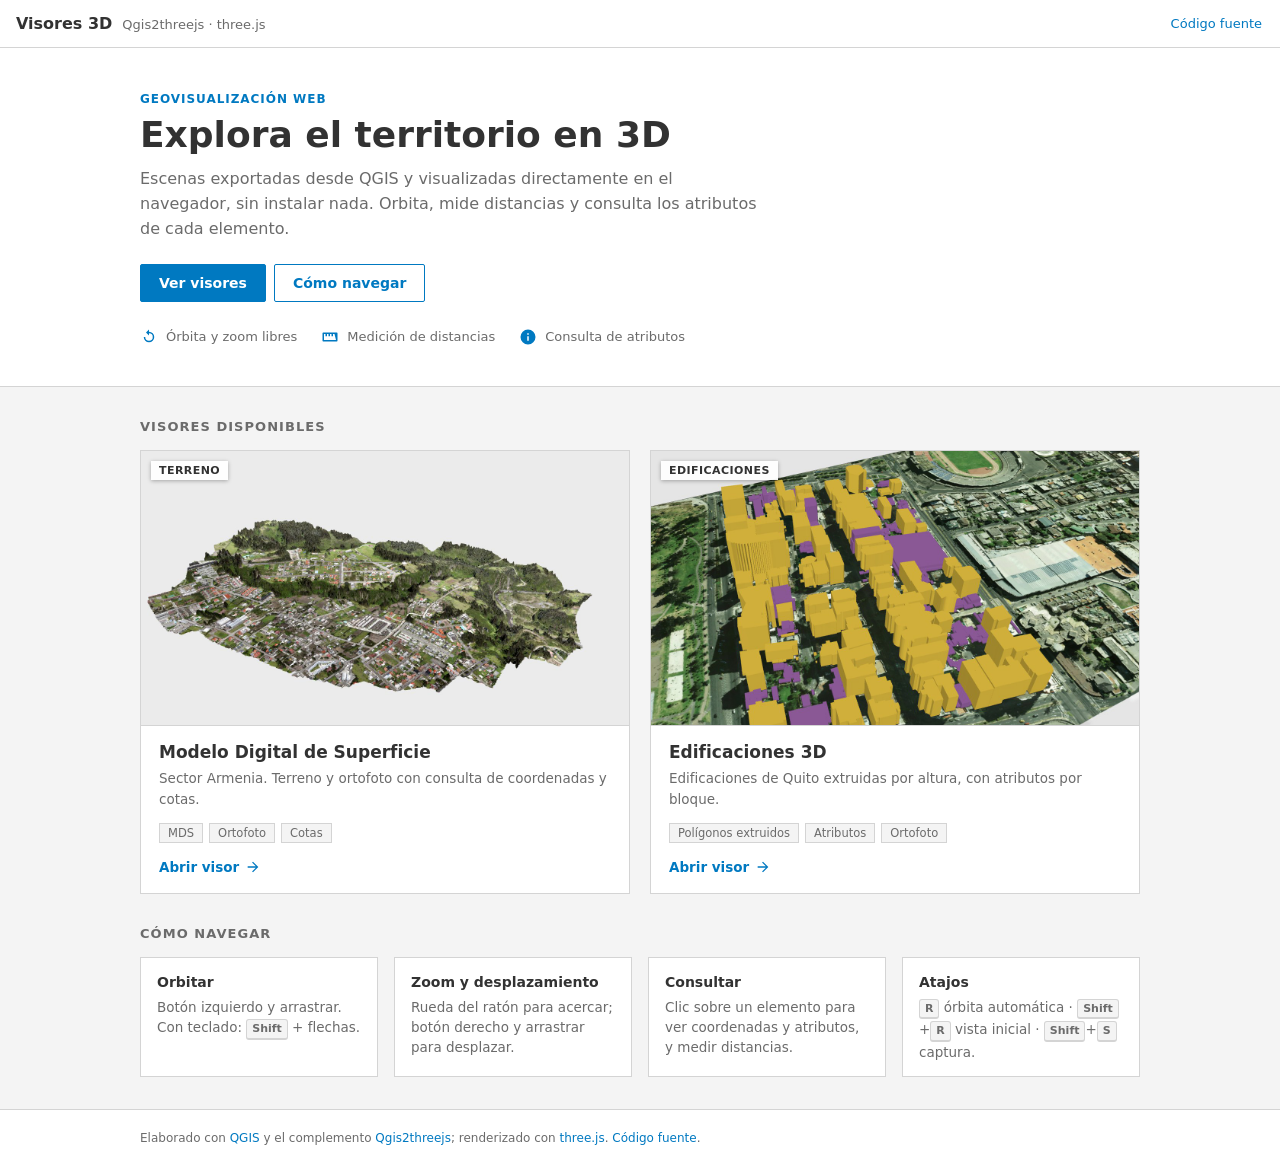
<file: index.html>
<!DOCTYPE html>
<html lang="es">
<head>
<meta charset="UTF-8">
<title>Visores 3D · Qgis2threejs</title>
<meta name="description" content="Visores 3D web del sector Armenia y de las edificaciones de Quito.">
<meta name="viewport" content="width=device-width, initial-scale=1">
<meta name="theme-color" content="#ffffff">
<link rel="icon" href="data:,">
<link rel="stylesheet" href="./shared/theme.css">
<style>
  body { overflow-y: auto; background: var(--surface-2); }
  .appbar { position: sticky; padding-left: 16px; }
  .appbar-titles h1 { font-size: 16px; }
  .appbar-actions a {
    display: inline-flex; align-items: center; height: 36px; padding: 0 10px;
    color: var(--blue); font-size: 13px; text-decoration: none;
  }
  .appbar-actions a:hover { background: var(--blue-tint); }

  .hero { background: var(--surface); border-bottom: 1px solid var(--border); }
  .hero-in { max-width: 1040px; margin: 0 auto; padding: 44px 20px 40px; }
  .eyebrow { margin: 0 0 8px; font-size: 12px; font-weight: 600; letter-spacing: .08em; text-transform: uppercase; color: var(--blue); }
  .hero h2 { margin: 0 0 12px; font-size: clamp(26px, 4vw, 36px); line-height: 1.15; font-weight: 600; }
  .hero p.lead { margin: 0 0 22px; max-width: 620px; font-size: 16px; line-height: 1.55; color: var(--text-muted); }
  .btn {
    display: inline-block; padding: 10px 18px; border: 1px solid var(--blue);
    background: var(--blue); color: #fff; font-size: 14px; font-weight: 600; text-decoration: none;
    border-radius: var(--radius); transition: background .15s;
  }
  .btn:hover, .btn:focus-visible { background: var(--blue-hover); outline: none; }
  .btn.ghost { background: transparent; color: var(--blue); margin-left: 8px; }
  .btn.ghost:hover { background: var(--blue-tint); }

  .features { display: flex; flex-wrap: wrap; gap: 8px 24px; margin: 26px 0 0; padding: 0; list-style: none; font-size: 13px; color: var(--text-muted); }
  .features li { display: flex; align-items: center; gap: 8px; }
  .features svg { width: 18px; height: 18px; fill: var(--blue); flex: none; }

  main { max-width: 1040px; margin: 0 auto; padding: 32px 20px 24px; }
  main h2.section { margin: 0 0 16px; font-size: 13px; font-weight: 600; letter-spacing: .08em; text-transform: uppercase; color: var(--text-muted); }

  .grid { display: grid; grid-template-columns: repeat(auto-fit, minmax(320px, 1fr)); gap: 20px; }

  .card {
    position: relative; display: flex; flex-direction: column;
    background: var(--surface); border: 1px solid var(--border);
    color: inherit; text-decoration: none; overflow: hidden;
    transition: box-shadow .15s, border-color .15s, transform .15s;
  }
  .card:hover, .card:focus-visible { border-color: var(--blue); box-shadow: 0 4px 14px rgba(0,0,0,.18); transform: translateY(-2px); outline: none; }
  .card .thumb { position: relative; overflow: hidden; background: var(--surface-3); border-bottom: 1px solid var(--border); }
  .card img { display: block; width: 100%; aspect-ratio: 16 / 9; object-fit: cover; transition: transform .35s; }
  .card:hover img { transform: scale(1.04); }
  .badge {
    position: absolute; top: 10px; left: 10px; padding: 3px 8px;
    background: rgba(255,255,255,.94); color: var(--text); font-size: 11px; font-weight: 600;
    letter-spacing: .04em; box-shadow: var(--shadow);
  }
  .card-body { display: flex; flex-direction: column; flex: 1; padding: 16px 18px 18px; }
  .card h3 { margin: 0 0 6px; font-size: 17px; font-weight: 600; }
  .card p { margin: 0 0 14px; font-size: 13.5px; line-height: 1.5; color: var(--text-muted); }
  .tags { display: flex; flex-wrap: wrap; gap: 6px; margin: 0 0 16px; padding: 0; list-style: none; }
  .tags li { padding: 2px 8px; background: var(--surface-2); border: 1px solid var(--border); font-size: 11.5px; color: var(--text-muted); }
  .card .open { margin-top: auto; display: inline-flex; align-items: center; gap: 6px; color: var(--blue); font-size: 13.5px; font-weight: 600; }
  .card .open svg { width: 16px; height: 16px; fill: currentColor; transition: transform .15s; }
  .card:hover .open svg { transform: translateX(4px); }

  .howto { max-width: 1040px; margin: 0 auto; padding: 8px 20px 32px; }
  .howto h2 { margin: 0 0 16px; font-size: 13px; font-weight: 600; letter-spacing: .08em; text-transform: uppercase; color: var(--text-muted); }
  .steps { display: grid; grid-template-columns: repeat(auto-fit, minmax(220px, 1fr)); gap: 16px; }
  .step { background: var(--surface); border: 1px solid var(--border); padding: 14px 16px; font-size: 13.5px; line-height: 1.5; color: var(--text-muted); }
  .step b { display: block; margin-bottom: 4px; color: var(--text); font-size: 14px; }
  kbd { display: inline-block; padding: 0 5px; border: 1px solid var(--border); border-bottom-width: 2px; border-radius: 3px; background: var(--surface-2); font: 600 11px/1.6 var(--font); }

  footer { border-top: 1px solid var(--border); background: var(--surface); }
  footer div { max-width: 1040px; margin: 0 auto; padding: 18px 20px; font-size: 12px; color: var(--text-muted); line-height: 1.7; }
  footer a { color: var(--blue); text-decoration: none; }
  footer a:hover { text-decoration: underline; }

  @media (max-width: 560px) {
    .hero-in { padding: 28px 16px; }
    .btn.ghost { margin: 8px 0 0; }
    main, .howto { padding-left: 16px; padding-right: 16px; }
    .grid { grid-template-columns: 1fr; }
    .appbar-actions { display: none; }
  }
</style>
</head>
<body>

<header class="appbar">
  <div class="appbar-brand">
    <div class="appbar-titles">
      <h1>Visores 3D</h1>
      <p>Qgis2threejs · three.js</p>
    </div>
  </div>
  <nav class="appbar-actions">
    <a href="https://github.com/faustoaguanor/visor-3d-qgis2threejs">Código fuente</a>
  </nav>
</header>

<section class="hero">
  <div class="hero-in">
    <p class="eyebrow">Geovisualización web</p>
    <h2>Explora el territorio en 3D</h2>
    <p class="lead">Escenas exportadas desde QGIS y visualizadas directamente en el navegador, sin instalar nada. Orbita, mide distancias y consulta los atributos de cada elemento.</p>
    <a class="btn" href="#visores">Ver visores</a><a class="btn ghost" href="#guia">Cómo navegar</a>
    <ul class="features">
      <li><svg viewBox="0 0 24 24"><path d="M12 5V2L8 6l4 4V7a5 5 0 1 1-5 5H5a7 7 0 1 0 7-7z"/></svg>Órbita y zoom libres</li>
      <li><svg viewBox="0 0 24 24"><path d="M21 6H3a1 1 0 0 0-1 1v10a1 1 0 0 0 1 1h18a1 1 0 0 0 1-1V7a1 1 0 0 0-1-1zm-1 10H4V8h2v3h2V8h2v3h2V8h2v3h2V8h2z"/></svg>Medición de distancias</li>
      <li><svg viewBox="0 0 24 24"><path d="M12 2a10 10 0 1 0 0 20 10 10 0 0 0 0-20zm1 15h-2v-6h2zm0-8h-2V7h2z"/></svg>Consulta de atributos</li>
    </ul>
  </div>
</section>

<main id="visores">
  <h2 class="section">Visores disponibles</h2>
  <div class="grid">
    <a class="card" href="armenia/">
      <div class="thumb">
        <img src="shared/thumbs/armenia.jpg" alt="Vista previa del Modelo Digital de Superficie del sector Armenia" loading="lazy">
        <span class="badge">TERRENO</span>
      </div>
      <div class="card-body">
        <h3>Modelo Digital de Superficie</h3>
        <p>Sector Armenia. Terreno y ortofoto con consulta de coordenadas y cotas.</p>
        <ul class="tags"><li>MDS</li><li>Ortofoto</li><li>Cotas</li></ul>
        <span class="open">Abrir visor <svg viewBox="0 0 24 24"><path d="M12 4l-1.4 1.4 5.6 5.6H4v2h12.2l-5.6 5.6L12 20l8-8z"/></svg></span>
      </div>
    </a>
    <a class="card" href="quito-edificaciones/">
      <div class="thumb">
        <img src="shared/thumbs/quito.jpg" alt="Vista previa de las edificaciones 3D de Quito" loading="lazy">
        <span class="badge">EDIFICACIONES</span>
      </div>
      <div class="card-body">
        <h3>Edificaciones 3D</h3>
        <p>Edificaciones de Quito extruidas por altura, con atributos por bloque.</p>
        <ul class="tags"><li>Polígonos extruidos</li><li>Atributos</li><li>Ortofoto</li></ul>
        <span class="open">Abrir visor <svg viewBox="0 0 24 24"><path d="M12 4l-1.4 1.4 5.6 5.6H4v2h12.2l-5.6 5.6L12 20l8-8z"/></svg></span>
      </div>
    </a>
  </div>
</main>

<section class="howto" id="guia">
  <h2>Cómo navegar</h2>
  <div class="steps">
    <div class="step"><b>Orbitar</b>Botón izquierdo y arrastrar. Con teclado: <kbd>Shift</kbd> + flechas.</div>
    <div class="step"><b>Zoom y desplazamiento</b>Rueda del ratón para acercar; botón derecho y arrastrar para desplazar.</div>
    <div class="step"><b>Consultar</b>Clic sobre un elemento para ver coordenadas y atributos, y medir distancias.</div>
    <div class="step"><b>Atajos</b><kbd>R</kbd> órbita automática · <kbd>Shift</kbd>+<kbd>R</kbd> vista inicial · <kbd>Shift</kbd>+<kbd>S</kbd> captura.</div>
  </div>
</section>

<footer>
  <div>
    Elaborado con <a href="https://www.qgis.org/">QGIS</a> y el complemento <a href="https://github.com/minorua/Qgis2threejs">Qgis2threejs</a>; renderizado con <a href="https://threejs.org/">three.js</a>.
    <a href="https://github.com/faustoaguanor/visor-3d-qgis2threejs">Código fuente</a>.
  </div>
</footer>

</body>
</html>
</file>
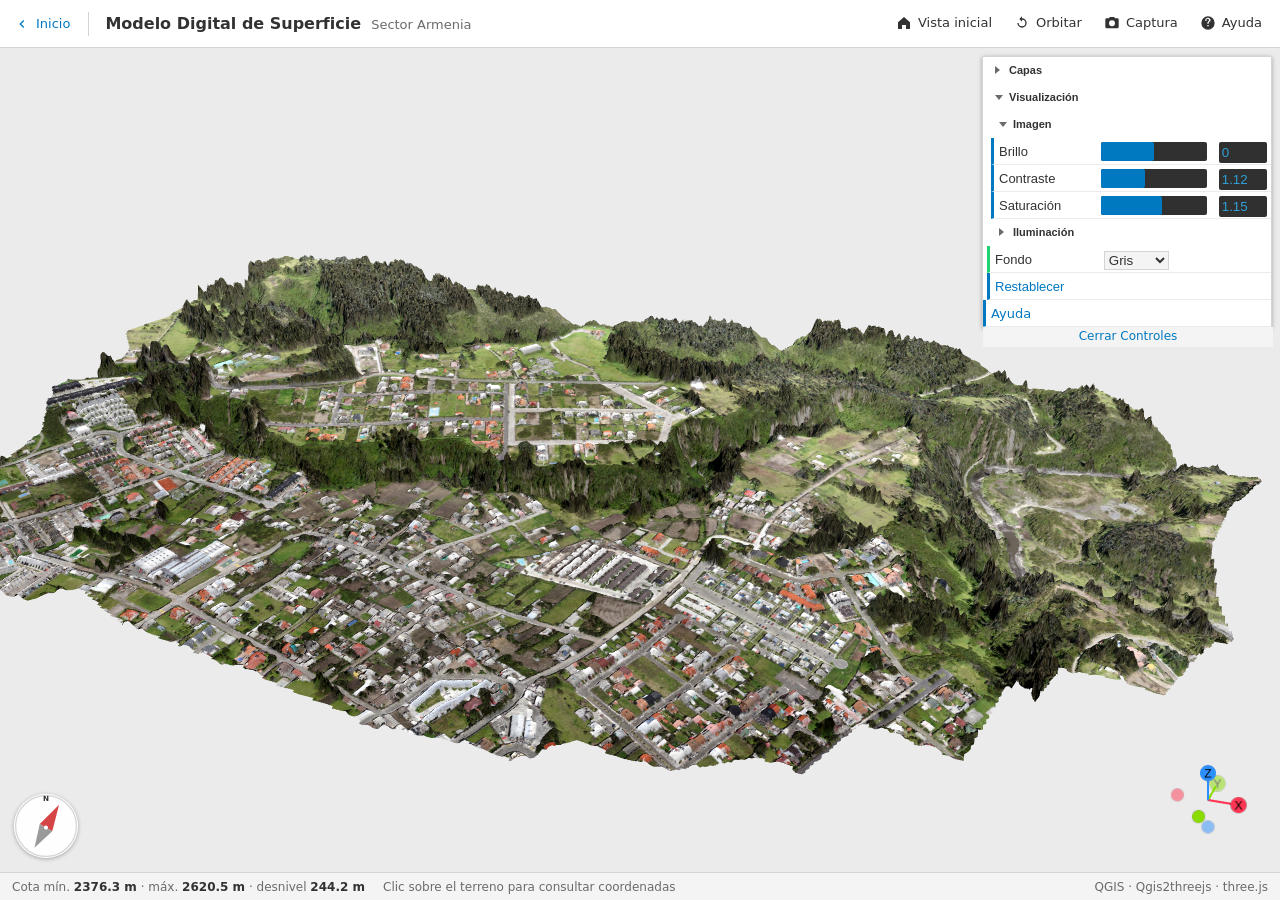
<file: armenia/index.html>
<!DOCTYPE html>
<html lang="es">
<head>
<meta charset="UTF-8">
<title>Modelo Digital de Superficie · Visor 3D</title>
<meta name="description" content="Visor 3D interactivo del Modelo Digital de Superficie del sector Armenia.">
<meta name="viewport" content="width=device-width, user-scalable=no, minimum-scale=1.0, maximum-scale=1.0">
<meta name="theme-color" content="#ffffff">
<link rel="icon" href="data:,">
<base target="_blank">
<link rel="stylesheet" href="../shared/theme.css">
<link rel="stylesheet" href="../shared/viewer.css">
<script src="./threejs/three.min.js"></script>
<script src="./threejs/OrbitControls.js"></script>
<script src="./threejs/ViewHelper.js"></script>
<script src="./Qgis2threejs.js"></script>
<script src="./dat-gui/dat.gui.min.js"></script>
<script src="./dat-gui_panel.js"></script>
<script src="../shared/viewer.js"></script>
</head>
<body>

<header class="appbar">
  <div class="appbar-brand">
    <a class="appbar-home" href="../" target="_self" title="Volver al inicio">
      <svg viewBox="0 0 24 24"><path d="M15.4 7.4 14 6l-6 6 6 6 1.4-1.4L10.8 12z"/></svg><span>Inicio</span>
    </a>
    <span class="appbar-sep" aria-hidden="true"></span>
    <div class="appbar-titles">
      <h1>Modelo Digital de Superficie</h1>
      <p>Sector Armenia</p>
    </div>
  </div>
  <nav class="appbar-actions">
    <button type="button" id="btn-home" class="appbar-btn" title="Vista inicial (Shift + R)">
      <svg viewBox="0 0 24 24"><path d="M3 11 12 3l9 8v10h-6v-6H9v6H3z"/></svg><span>Vista inicial</span>
    </button>
    <button type="button" id="btn-rotate" class="appbar-btn" title="Orbitar automáticamente (R)">
      <svg viewBox="0 0 24 24"><path d="M12 5V2L8 6l4 4V7a5 5 0 1 1-5 5H5a7 7 0 1 0 7-7z"/></svg><span>Orbitar</span>
    </button>
    <button type="button" id="btn-shot" class="appbar-btn" title="Guardar imagen (Shift + S)">
      <svg viewBox="0 0 24 24"><path d="M9 3 7.2 5H4a2 2 0 0 0-2 2v11a2 2 0 0 0 2 2h16a2 2 0 0 0 2-2V7a2 2 0 0 0-2-2h-3.2L15 3zm3 5a4.5 4.5 0 1 1 0 9 4.5 4.5 0 0 1 0-9z"/></svg><span>Captura</span>
    </button>
    <button type="button" id="btn-help" class="appbar-btn" title="Ayuda (I)">
      <svg viewBox="0 0 24 24"><path d="M12 2a10 10 0 1 0 0 20 10 10 0 0 0 0-20zm1 15h-2v-2h2zm2.1-7.7-.9.9c-.7.7-1.2 1.3-1.2 2.8h-2v-.5c0-1.1.5-2.1 1.2-2.8l1.2-1.3A2 2 0 1 0 10 9H8a4 4 0 1 1 7.1 1.3z"/></svg><span>Ayuda</span>
    </button>
  </nav>
</header>

<div id="view">
  <div id="northarrow"></div>
  <div id="navigation"></div>
</div>

<footer class="statusbar">
  <span id="stat-elev" class="stat"></span>
  <span class="stat stat-hint">Clic sobre el terreno para consultar coordenadas</span>
  <span class="stat stat-credits">QGIS · Qgis2threejs · three.js</span>
</footer>

<div id="loader">
  <div class="loader-card">
    <div class="loader-spinner"></div>
    <div class="loader-text">Cargando modelo 3D…</div>
  </div>
</div>

<!-- popup -->
<div id="popup">
  <div id="closebtn">&times;</div>
  <div id="popupbar"></div>
  <div id="popupbody">
    <div id="popupcontent"></div>

    <!-- query result -->
    <div id="queryresult">
      <table id="qr_coords_table">
        <caption>Coordenadas (X, Y, Z)<div id="zoomtopoint" class="action-zoom zoombtn"></div></caption>
        <tr><td id="qr_coords"></td></tr>
      </table>

      <table id="qr_layername_table">
        <caption>Capa <div id="zoomtolayer" class="action-zoom zoombtn"></div></caption>
        <tr><td id="qr_layername"></td></tr>
      </table>

      <table id="qr_attrs_table">
        <caption>Atributos</caption>
      </table>

      <!-- camera actions and measure tool -->
      <div class="action-row">
        <div id="orbitbtn" class="action-btn action-orbit">Orbitar</div>
        <div id="measurebtn" class="action-btn">Medir distancia</div>
      </div>
    </div>

    <!-- page info -->
    <div id="pageinfo">
      <h1>URL de la vista actual</h1>
      <div><input id="urlbox" type="text" readonly></div>

      <h1>Navegación</h1>
      <table id="usage">
        <tr><td colspan="2" class="star">Ratón</td></tr>
        <tr><td>Botón izquierdo + arrastrar</td><td>Orbitar</td></tr>
        <tr><td>Rueda del ratón</td><td>Zoom</td></tr>
        <tr><td>Botón derecho + arrastrar</td><td>Desplazar</td></tr>

        <tr><td colspan="2" class="star">Teclado</td></tr>
        <tr><td>Flechas</td><td>Desplazar horizontalmente</td></tr>
        <tr><td>Shift + flechas</td><td>Orbitar</td></tr>
        <tr><td>Ctrl + flechas</td><td>Rotar</td></tr>
        <tr><td>Shift + Ctrl + ↑ / ↓</td><td>Acercar / alejar</td></tr>
        <tr><td><kbd>L</kbd></td><td>Mostrar / ocultar etiquetas</td></tr>
        <tr><td><kbd>R</kbd></td><td>Iniciar / detener órbita</td></tr>
        <tr><td><kbd>W</kbd></td><td>Modo malla (wireframe)</td></tr>
        <tr><td><kbd>Shift</kbd> + <kbd>R</kbd></td><td>Restablecer cámara</td></tr>
        <tr><td><kbd>Shift</kbd> + <kbd>S</kbd></td><td>Guardar imagen</td></tr>
      </table>

      <h1>Acerca de</h1>
      <div id="about">
        Esta página fue elaborada con <a href="https://www.qgis.org/">QGIS</a> y el complemento <a href="https://github.com/minorua/Qgis2threejs">Qgis2threejs</a> (versión 2.7).
        <div>Desarrollado con <a href="https://threejs.org/">three.js</a>,
        <a href="https://github.com/dataarts/dat.gui">dat.GUI</a>
        <span id="lib_proj4js"> y <a href="https://trac.osgeo.org/proj4js/">Proj4js</a></span>.</div>
      </div>
    </div>
  </div>
</div>

<!-- progress bar -->
<div id="progress"><div id="progressbar"></div></div>

<!-- header and footer -->
<div id="header"></div>
<div id="footer"></div>

<!-- animation -->
<div id="narrativebox" class="ef1">
  <div id="narbody">

  </div>
  <div id="nextbtn"></div>
</div>

<script>
Q3D.Config.bgColor = null;    // lienzo transparente; el fondo lo dibuja el CSS
Q3D.Config.northArrow.color = 0xd64545;
Q3D.Config.viewpoint = {lookAt:{x:504152.7,y:9971200.0,z:2470.0},pos:{x:504560.0,y:9969880.0,z:3360.0}};
Q3D.Config.localMode = true;

var container = document.getElementById("view"),
    app = Q3D.application,
    gui = Q3D.gui;

app.init(container);
ViewerUI.initAppbar(app, gui);
ViewerUI.initCompass(app);

app.loadSceneFile("./data/index/scene.js", function (scene) {
  app.start();
  gui.dat.initLayersFolder(scene);
}, function (scene) {
  var r = ViewerUI.elevationRange(scene);
  if (r) {
    document.getElementById("stat-elev").innerHTML =
      "Cota mín. <b>" + r.min.toFixed(1) + " m</b> · máx. <b>" + r.max.toFixed(1) + " m</b> · desnivel <b>" + (r.max - r.min).toFixed(1) + " m</b>";
  }

  ViewerUI.hideLoaderWhenReady(app, scene);

  if (Q3D.Config.gui.customPlane) {
    gui.dat.initCustomPlaneFolder(undefined, undefined);
  }
});
</script>
</body>
</html>
</file>
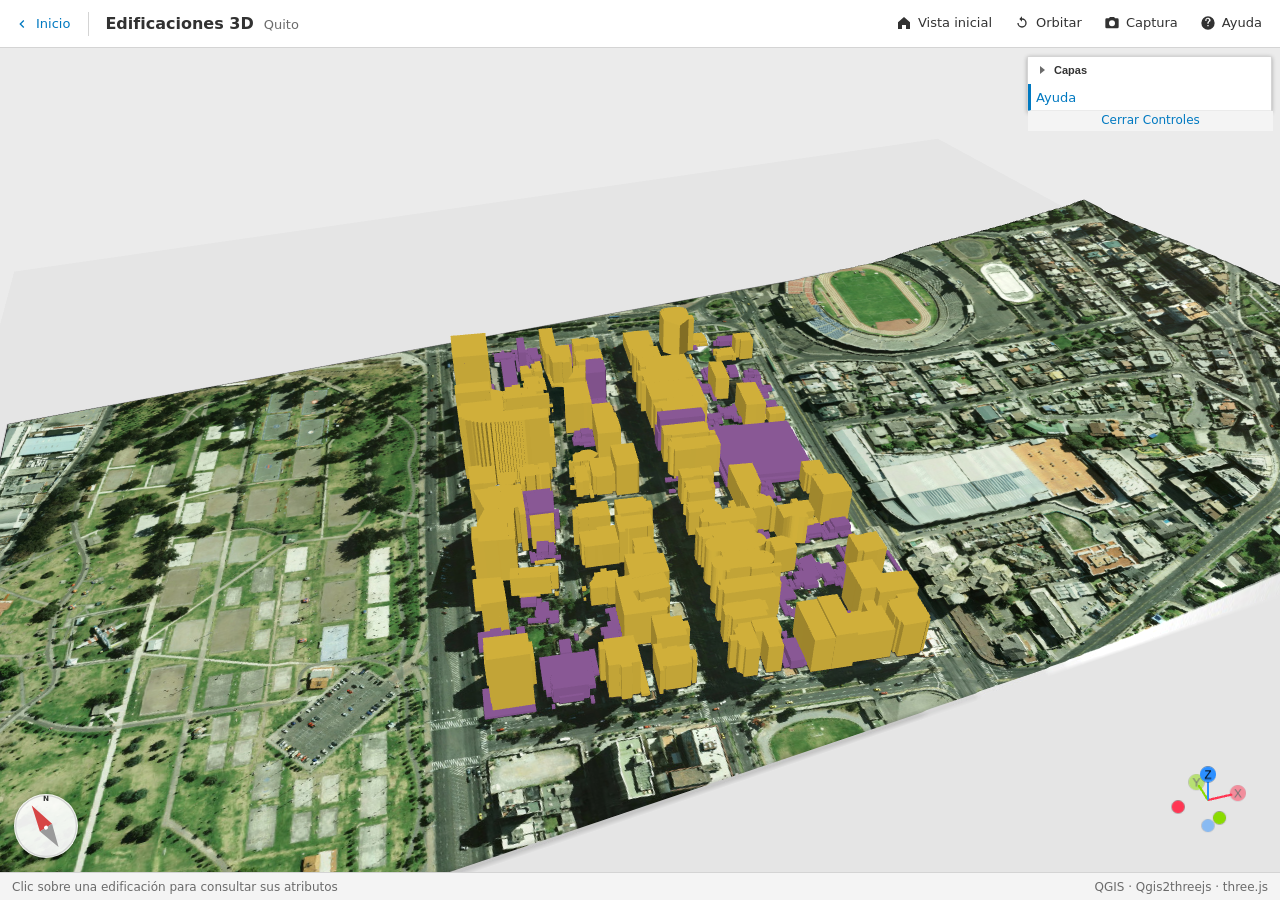
<file: quito-edificaciones/index.html>
<!DOCTYPE html>
<html lang="es">
<head>
<meta charset="UTF-8">
<title>Edificaciones 3D · Visor 3D</title>
<meta name="description" content="Visor 3D interactivo de las edificaciones de Quito.">
<meta name="viewport" content="width=device-width, user-scalable=no, minimum-scale=1.0, maximum-scale=1.0">
<meta name="theme-color" content="#ffffff">
<link rel="icon" href="data:,">
<base target="_blank">
<link rel="stylesheet" href="../shared/theme.css">
<link rel="stylesheet" href="../shared/viewer.css">
<script src="./threejs/three.min.js"></script>
<script src="./threejs/OrbitControls.js"></script>
<script src="./threejs/ViewHelper.js"></script>
<script src="./Qgis2threejs.js"></script>
<script src="./dat-gui/dat.gui.min.js"></script>
<script src="./dat-gui_panel.js"></script>
<script src="../shared/viewer.js"></script>
</head>
<body>

<header class="appbar">
  <div class="appbar-brand">
    <a class="appbar-home" href="../" target="_self" title="Volver al inicio">
      <svg viewBox="0 0 24 24"><path d="M15.4 7.4 14 6l-6 6 6 6 1.4-1.4L10.8 12z"/></svg><span>Inicio</span>
    </a>
    <span class="appbar-sep" aria-hidden="true"></span>
    <div class="appbar-titles">
      <h1>Edificaciones 3D</h1>
      <p>Quito</p>
    </div>
  </div>
  <nav class="appbar-actions">
    <button type="button" id="btn-home" class="appbar-btn" title="Vista inicial (Shift + R)">
      <svg viewBox="0 0 24 24"><path d="M3 11 12 3l9 8v10h-6v-6H9v6H3z"/></svg><span>Vista inicial</span>
    </button>
    <button type="button" id="btn-rotate" class="appbar-btn" title="Orbitar automáticamente (R)">
      <svg viewBox="0 0 24 24"><path d="M12 5V2L8 6l4 4V7a5 5 0 1 1-5 5H5a7 7 0 1 0 7-7z"/></svg><span>Orbitar</span>
    </button>
    <button type="button" id="btn-shot" class="appbar-btn" title="Guardar imagen (Shift + S)">
      <svg viewBox="0 0 24 24"><path d="M9 3 7.2 5H4a2 2 0 0 0-2 2v11a2 2 0 0 0 2 2h16a2 2 0 0 0 2-2V7a2 2 0 0 0-2-2h-3.2L15 3zm3 5a4.5 4.5 0 1 1 0 9 4.5 4.5 0 0 1 0-9z"/></svg><span>Captura</span>
    </button>
    <button type="button" id="btn-help" class="appbar-btn" title="Ayuda (I)">
      <svg viewBox="0 0 24 24"><path d="M12 2a10 10 0 1 0 0 20 10 10 0 0 0 0-20zm1 15h-2v-2h2zm2.1-7.7-.9.9c-.7.7-1.2 1.3-1.2 2.8h-2v-.5c0-1.1.5-2.1 1.2-2.8l1.2-1.3A2 2 0 1 0 10 9H8a4 4 0 1 1 7.1 1.3z"/></svg><span>Ayuda</span>
    </button>
  </nav>
</header>

<div id="view">
  <div id="northarrow"></div>
  <div id="navigation"></div>
</div>

<footer class="statusbar">
  <span class="stat stat-hint">Clic sobre una edificación para consultar sus atributos</span>
  <span class="stat stat-credits">QGIS · Qgis2threejs · three.js</span>
</footer>

<div id="loader">
  <div class="loader-card">
    <div class="loader-spinner"></div>
    <div class="loader-text">Cargando modelo 3D…</div>
  </div>
</div>

<!-- popup -->
<div id="popup">
  <div id="closebtn">&times;</div>
  <div id="popupbar"></div>
  <div id="popupbody">
    <div id="popupcontent"></div>

    <!-- query result -->
    <div id="queryresult">
      <table id="qr_coords_table">
        <caption>Coordenadas (X, Y, Z)<div id="zoomtopoint" class="action-zoom zoombtn"></div></caption>
        <tr><td id="qr_coords"></td></tr>
      </table>

      <table id="qr_layername_table">
        <caption>Capa <div id="zoomtolayer" class="action-zoom zoombtn"></div></caption>
        <tr><td id="qr_layername"></td></tr>
      </table>

      <table id="qr_attrs_table">
        <caption>Atributos</caption>
      </table>

      <!-- camera actions and measure tool -->
      <div class="action-row">
        <div id="orbitbtn" class="action-btn action-orbit">Orbitar</div>
        <div id="measurebtn" class="action-btn">Medir distancia</div>
      </div>
    </div>

    <!-- page info -->
    <div id="pageinfo">
      <h1>URL de la vista actual</h1>
      <div><input id="urlbox" type="text" readonly></div>

      <h1>Navegación</h1>
      <table id="usage">
        <tr><td colspan="2" class="star">Ratón</td></tr>
        <tr><td>Botón izquierdo + arrastrar</td><td>Orbitar</td></tr>
        <tr><td>Rueda del ratón</td><td>Zoom</td></tr>
        <tr><td>Botón derecho + arrastrar</td><td>Desplazar</td></tr>

        <tr><td colspan="2" class="star">Teclado</td></tr>
        <tr><td>Flechas</td><td>Desplazar horizontalmente</td></tr>
        <tr><td>Shift + flechas</td><td>Orbitar</td></tr>
        <tr><td>Ctrl + flechas</td><td>Rotar</td></tr>
        <tr><td>Shift + Ctrl + ↑ / ↓</td><td>Acercar / alejar</td></tr>
        <tr><td><kbd>L</kbd></td><td>Mostrar / ocultar etiquetas</td></tr>
        <tr><td><kbd>R</kbd></td><td>Iniciar / detener órbita</td></tr>
        <tr><td><kbd>W</kbd></td><td>Modo malla (wireframe)</td></tr>
        <tr><td><kbd>Shift</kbd> + <kbd>R</kbd></td><td>Restablecer cámara</td></tr>
        <tr><td><kbd>Shift</kbd> + <kbd>S</kbd></td><td>Guardar imagen</td></tr>
      </table>

      <h1>Acerca de</h1>
      <div id="about">
        Esta página fue elaborada con <a href="https://www.qgis.org/">QGIS</a> y el complemento <a href="https://github.com/minorua/Qgis2threejs">Qgis2threejs</a> (versión 2.7.1).
        <div>Desarrollado con <a href="https://threejs.org/">three.js</a>,
        <a href="https://github.com/dataarts/dat.gui">dat.GUI</a>
        <span id="lib_proj4js"> y <a href="https://trac.osgeo.org/proj4js/">Proj4js</a></span>.</div>
      </div>
    </div>
  </div>
</div>

<!-- progress bar -->
<div id="progress"><div id="progressbar"></div></div>

<!-- header and footer -->
<div id="header"></div>
<div id="footer"></div>

<!-- animation -->
<div id="narrativebox" class="ef1">
  <div id="narbody">

  </div>
  <div id="nextbtn"></div>
</div>

<script>
Q3D.Config.bgColor = null;    // lienzo transparente; el fondo lo dibuja el CSS
Q3D.Config.northArrow.color = 0xd64545;
Q3D.Config.viewpoint = {lookAt:{x:502235.0,y:9980143.0,z:2800.0},pos:{x:501985.0,y:9979493.0,z:3320.0}};
Q3D.Config.localMode = true;

var container = document.getElementById("view"),
    app = Q3D.application,
    gui = Q3D.gui;

app.init(container);
ViewerUI.initAppbar(app, gui);
ViewerUI.initCompass(app);
ViewerUI.tuneControls(app, { minDistance: 15, maxDistance: 3000, zoomSpeed: 0.8 });

app.loadSceneFile("./data/index/scene.js", function (scene) {
  app.start();
  gui.dat.initLayersFolder(scene);
}, function (scene) {

  ViewerUI.hideLoaderWhenReady(app, scene);

  if (Q3D.Config.gui.customPlane) {
    gui.dat.initCustomPlaneFolder(undefined, undefined);
  }
});
</script>
</body>
</html>
</file>
<file: shared/theme.css>
/*
Tema compartido de los visores 3D (estilo sobrio, inspirado en los visores de Esri).
Sin fuentes externas: se usa la pila tipográfica del sistema.
*/

:root {
  --appbar-h: 48px;
  --statusbar-h: 28px;

  --blue: #0079c1;
  --blue-hover: #00619b;
  --blue-tint: #e8f2f9;

  --surface: #ffffff;
  --surface-2: #f4f4f4;
  --surface-3: #ebebeb;
  --border: #d4d4d4;
  --text: #323232;
  --text-muted: #6b6b6b;

  --shadow: 0 1px 4px rgba(0, 0, 0, .3);
  --radius: 2px;
  --font: "Avenir Next", "Avenir", "Segoe UI", system-ui, -apple-system, Roboto, "Helvetica Neue", Arial, sans-serif;
}

* { box-sizing: border-box; }

html, body { height: 100%; }

body {
  margin: 0;
  font-family: var(--font);
  font-size: 14px;
  color: var(--text);
  background: var(--surface-3);
  -webkit-font-smoothing: antialiased;
}

/* ---------- barra superior ---------- */
.appbar {
  position: absolute;
  top: 0; left: 0; right: 0;
  height: var(--appbar-h);
  z-index: 3000;
  display: flex;
  align-items: center;
  justify-content: space-between;
  gap: 16px;
  padding: 0 8px 0 4px;
  background: var(--surface);
  border-bottom: 1px solid var(--border);
}

.appbar-brand { display: flex; align-items: center; gap: 4px; min-width: 0; }

.appbar-home {
  flex: none;
  display: inline-flex; align-items: center; gap: 6px;
  height: 36px;
  padding: 0 10px;
  color: var(--blue);
  font-size: 13px;
  text-decoration: none;
}
.appbar-home svg { width: 16px; height: 16px; fill: currentColor; }
.appbar-home:hover { background: var(--blue-tint); }

.appbar-sep { flex: none; width: 1px; height: 24px; margin: 0 12px 0 4px; background: var(--border); }

.appbar-titles { min-width: 0; display: flex; align-items: baseline; gap: 10px; }
.appbar-titles h1 {
  margin: 0;
  font-size: 16px;
  font-weight: 600;
  white-space: nowrap; overflow: hidden; text-overflow: ellipsis;
}
.appbar-titles p {
  margin: 0;
  font-size: 13px;
  color: var(--text-muted);
  white-space: nowrap; overflow: hidden; text-overflow: ellipsis;
}

.appbar-actions { display: flex; gap: 2px; flex: none; }

.appbar-btn {
  display: inline-flex; align-items: center; gap: 6px;
  height: 36px;
  padding: 0 10px;
  border: 0;
  border-bottom: 2px solid transparent;
  background: transparent;
  color: var(--text);
  font: 13px/1 var(--font);
  cursor: pointer;
}
.appbar-btn svg { width: 16px; height: 16px; fill: currentColor; }
.appbar-btn:hover { background: var(--surface-2); }
.appbar-btn:focus-visible { outline: 2px solid var(--blue); outline-offset: -2px; }
.appbar-btn.active { color: var(--blue); border-bottom-color: var(--blue); }

@media (max-width: 900px) {
  .appbar-btn span, .appbar-titles p { display: none; }
  .appbar-btn { padding: 0 9px; }
}
@media (max-width: 560px) {
  .appbar-home span { display: none; }
  .appbar-titles h1 { font-size: 14px; }
}
</file>
<file: shared/viewer.css>
/*
Estilos del visor 3D (panel de consulta, medición, widgets y dat.GUI).
Complementa a theme.css. Basado en el CSS por defecto de Qgis2threejs
(C) 2014 Minoru Akagi, SPDX-License-Identifier: MIT
https://github.com/minorua/Qgis2threejs
*/

/* ---------- 3D view ---------- */
#view {
  position: absolute;
  top: var(--appbar-h);
  bottom: var(--statusbar-h);
  left: 0; right: 0;
  overflow: hidden;
}

#view { background: var(--surface-3); }
body[data-bg="light"] #view { background: #ffffff; }
body[data-bg="dark"] #view { background: #2b2b2b; }

#view canvas { display: block; outline: none; }

/* ---------- status bar ---------- */
.statusbar {
  position: absolute;
  left: 0; right: 0; bottom: 0;
  height: var(--statusbar-h);
  z-index: 3000;
  display: flex; align-items: center; gap: 18px;
  padding: 0 12px;
  font-size: 12px;
  color: var(--text-muted);
  background: var(--surface-2);
  border-top: 1px solid var(--border);
  white-space: nowrap;
  overflow: hidden;
}
.statusbar b { color: var(--text); font-weight: 600; }
.stat-credits { margin-left: auto; }

/* ---------- loader ---------- */
#loader {
  position: absolute;
  inset: var(--appbar-h) 0 var(--statusbar-h) 0;
  z-index: 2500;
  display: grid; place-items: center;
  background: rgba(255, 255, 255, .7);
  transition: opacity .3s ease, visibility .3s;
}
#loader.done { opacity: 0; visibility: hidden; }

.loader-card {
  display: flex; align-items: center; gap: 12px;
  padding: 14px 20px;
  background: var(--surface);
  border: 1px solid var(--border);
  box-shadow: var(--shadow);
  font-size: 13px;
}
.loader-spinner {
  width: 22px; height: 22px;
  border-radius: 50%;
  border: 3px solid var(--blue-tint);
  border-top-color: var(--blue);
  animation: spin .8s linear infinite;
}
@keyframes spin { to { transform: rotate(360deg); } }

/* ---------- utilities ---------- */
.hidden { display: none !important; }
.visible { display: block !important; }
.clickable { cursor: pointer; }
.no-events { pointer-events: none; }

.tooltip::before {
  display: block;
  position: absolute;
  visibility: hidden;
  transform: translate(10px, 30px);
  padding: 5px 10px;
  content: attr(data-tooltip);
  color: var(--text);
  background: var(--surface);
  border-radius: var(--radius);
  box-shadow: var(--shadow);
  font-size: small;
  white-space: nowrap;
}
.tooltip:hover::before { visibility: visible; }

.tooltip-btn {
  display: inline-block;
  width: 14px; height: 14px;
  border-radius: 8px;
  font-size: 12px;
  padding-top: 1px;
  text-align: center;
  color: white;
  background-color: #bbb;
  cursor: pointer;
}

/* ---------- progress bar ---------- */
#progress {
  position: absolute;
  top: var(--appbar-h);
  left: 0;
  width: 100%;
  height: 3px;
  z-index: 3001;
}
#progressbar {
  width: 0;
  height: 3px;
  background: var(--blue);
  opacity: 1;
}
#progressbar.fadeout { opacity: 0; height: 0; transition: all .4s; }

/* ---------- tool buttons / layer panel (Qgis2threejs default GUI) ---------- */
#toolbtns {
  position: absolute;
  margin: 1px;
  box-shadow: var(--shadow);
  float: left;
}
#toolbtns > div {
  background-color: white;
  width: 24px; height: 24px;
  padding: 6px;
  cursor: pointer;
}
#toolbtns > div:hover { background-color: #eee; }
#toolbtns > div::before { opacity: 0.6; }

#layerpanel {
  position: absolute;
  margin: 1px 2px;
  background-color: white;
  box-shadow: var(--shadow);
  z-index: 1000;
  display: none;
}
.layer { padding: 6px; }
.layer > div { display: flex; align-items: center; margin-bottom: 3px; font-size: small; }
.layer > div:nth-child(n + 2) { margin-left: 20px; font-size: xx-small; }
.layer input[type="range"] { width: 130px; background-color: lightgray; }
.layer select { width: 130px; }

#header { position: absolute; top: var(--appbar-h); margin: 5px 10px; }
#footer { position: absolute; left: 5px; bottom: calc(var(--statusbar-h) + 5px); }

/* ---------- popup ---------- */
#popup {
  position: absolute;
  top: calc(var(--appbar-h) + 12px);
  left: 12px;
  max-width: min(420px, calc(100vw - 28px));
  min-width: 300px;
  z-index: 9999;
  background-color: var(--surface);
  border-radius: var(--radius);
  box-shadow: var(--shadow);
  overflow: hidden;
  display: none;
  font-size: 13px;
}

#popupbar {
  padding: 0 40px 0 14px;
  min-height: 40px;
  line-height: 40px;
  font-weight: 600;
  color: var(--text);
  background: var(--surface-2);
  border-bottom: 1px solid var(--border);
}

#closebtn {
  position: absolute;
  top: 6px; right: 6px;
  width: 28px; height: 28px;
  line-height: 28px;
  border-radius: var(--radius);
  color: var(--text-muted);
  font-size: 20px;
  text-align: center;
  cursor: pointer;
}
#closebtn:hover { background-color: var(--surface-3); color: var(--text); }

#popupbody {
  padding: 8px 14px 14px;
  max-height: calc(100vh - var(--appbar-h) - var(--statusbar-h) - 90px);
  overflow: auto;
}

#popupcontent, #queryresult { display: none; }

#popupbody table {
  margin: 8px 0;
  width: 100%;
  border-collapse: collapse;
}
#popupbody table caption {
  color: var(--text-muted);
  font-size: 11px;
  font-weight: 600;
  letter-spacing: .5px;
  text-transform: uppercase;
  padding: 4px 0;
  text-align: left;
}
#popupbody table td {
  padding: 6px 8px;
  border-bottom: 1px solid var(--border);
}

#qr_layername_table tr, #qr_coords_table tr { background-color: var(--surface-2); }
#qr_coords { font-family: ui-monospace, SFMono-Regular, Menlo, Consolas, monospace; font-size: 12.5px; }
#qr_attrs_table tr:nth-child(odd) { background-color: var(--surface-2); }
#qr_attrs_table tr td:first-child { width: 40%; color: var(--text-muted); }

.action-zoom {
  cursor: pointer;
  float: right;
  padding: 0 1px;
  width: 16px; height: 16px;
  opacity: .6;
}
.action-zoom:hover { opacity: 1; }

.action-row { display: flex; gap: 8px; margin-top: 10px; }
.action-btn {
  display: inline-block;
  user-select: none;
  border: 1px solid var(--border);
  border-radius: var(--radius);
  cursor: pointer;
  font-size: 12.5px;
  font-weight: 500;
  padding: 6px 12px;
  background: var(--surface);
  color: var(--blue);
  transition: background .15s, border-color .15s;
}
.action-btn:hover { background-color: var(--blue-tint); border-color: var(--blue); }

/* ---------- page info ---------- */
#pageinfo { font-size: 13px; display: none; }
#pageinfo > h1 {
  color: var(--text-muted);
  font-size: 11px;
  font-weight: 600;
  letter-spacing: .5px;
  text-transform: uppercase;
  margin: 14px 0 6px;
  padding: 0;
}
#pageinfo > h1:first-child { margin-top: 6px; }

#urlbox {
  width: 100%;
  padding: 7px 9px;
  border: 1px solid var(--border);
  border-radius: var(--radius);
  background: var(--surface-2);
  font: 12px ui-monospace, SFMono-Regular, Menlo, Consolas, monospace;
  color: var(--text);
}

#usage { width: 100%; border-collapse: collapse; }
#usage td { padding: 5px 6px; border-bottom: 1px solid var(--border); }
#usage td:last-child { color: var(--text-muted); }
#usage td.star { font-weight: 600; color: var(--text); padding-top: 10px; border-bottom: 2px solid var(--border); }
kbd {
  display: inline-block;
  min-width: 20px;
  padding: 1px 6px;
  border: 1px solid var(--border);
  border-bottom-width: 2px;
  border-radius: 4px;
  background: var(--surface-2);
  font: 600 11px/1.5 inherit;
  font-family: inherit;
  text-align: center;
}

#about { line-height: 1.55; color: var(--text-muted); }
#about a, #popupbody a { color: var(--blue); text-decoration: none; }
#about a:hover { text-decoration: underline; }
#about ul { margin: 5px; margin-left: 20px; padding: 0; }
#about img { float: left; margin-right: 5px; width: 24px; height: 24px; }

.license { font-size: xx-small; }

.download-link {
  display: block;
  border-radius: var(--radius);
  background: var(--blue);
  color: #fff !important;
  font-size: 14px;
  font-weight: 600;
  margin: 10px 30px;
  padding: 10px;
  text-align: center;
  text-decoration: none;
}

/* ---------- measure distance ---------- */
table.measure tr:nth-child(odd) { background-color: var(--surface-2); }
table.measure tr > td:nth-child(2) { text-align: right; font-variant-numeric: tabular-nums; }

/* ---------- print dialog ---------- */
.print div { padding: 5px; }
.print label { margin-left: 5px; }
.print input[type="text"] {
  width: 56px;
  padding: 3px 6px;
  border: 1px solid var(--border);
  border-radius: var(--radius);
  background: var(--surface-2);
  margin-left: 8px;
  margin-right: 8px;
}
.print input[type="checkbox"] { margin-left: 15px; }
.print input[type="submit"] { display: none; }
.print .buttonbox { text-align: center; padding-top: 12px; padding-bottom: 6px; }
.print .buttonbox span {
  border: 1px solid var(--border);
  border-radius: var(--radius);
  background: var(--surface);
  margin: 0 5px;
  padding: 6px 14px;
  cursor: pointer;
  font-weight: 500;
}
.print .buttonbox span:first-child { background: var(--blue); border-color: var(--blue); color: #fff; }

/* ---------- widgets ---------- */
#northarrow {
  position: absolute;
  left: 14px;
  bottom: 14px;
  width: 64px; height: 64px;
  z-index: 1000;
  pointer-events: none;
  border-radius: 50%;
  background: rgba(255, 255, 255, .92);
  box-shadow: var(--shadow);
}
#northarrow svg { display: block; width: 100%; height: 100%; }
#northarrow .c-ring { fill: none; stroke: var(--border); stroke-width: 1.5; }
#northarrow .c-n { fill: #d64545; }
#northarrow .c-s { fill: #9a9a9a; }
#northarrow .c-pin { fill: #fff; }
#northarrow .c-label { font: 700 9px var(--font); fill: var(--text); }

#navigation {
  position: absolute;
  right: 8px;
  bottom: 8px;
  width: 128px; height: 128px;
  z-index: 1000;
}

/* ---------- dat.GUI panel (tema claro, igual que la barra superior) ---------- */
.dg.ac { top: var(--appbar-h) !important; }
.dg.main {
  margin-top: 8px !important;
  margin-right: 8px !important;
  background: var(--surface);
  border: 1px solid var(--border);
  border-radius: var(--radius);
  overflow: hidden;
  box-shadow: var(--shadow);
  font-family: var(--font);
}
.dg, .dg .cr .property-name { font-size: 13px; }
.dg { color: var(--text); text-shadow: none !important; }
.dg.main .close-button {
  background-color: var(--surface-2) !important;
  color: var(--blue) !important;
  border-top: 1px solid var(--border);
  border-radius: 0;
  height: 32px; line-height: 32px;
  font-size: 12px;
}
.dg.main .close-button:hover { background-color: var(--blue-tint) !important; }
.dg li.title::before {
  content: ""; position: absolute; left: 12px; top: 50%;
  border: 4px solid transparent; border-top: 5px solid var(--text-muted); margin-top: -2px;
}
.dg .closed li.title::before { border: 4px solid transparent; border-left: 5px solid var(--text-muted); margin-top: -4px; }
.dg li.title {
  padding-left: 26px !important;
  background: var(--surface-2) !important;
  position: relative;
  color: var(--text);
  font-weight: 600;
  border-bottom: 1px solid var(--border);
}
.dg li:not(.folder), .dg .cr.function, .dg .cr.boolean, .dg .cr.number, .dg .cr.string { background: var(--surface) !important; border-bottom: 1px solid var(--surface-3); color: var(--text); }
.dg li.save-row { background: var(--surface-2); }
.dg li:not(.folder):hover, .dg li.title:hover { background: var(--blue-tint) !important; }
.dg .cr.boolean, .dg .cr.function, .dg .cr.number, .dg .cr.string { border-left: 3px solid var(--border); }
.dg .cr.number { border-left-color: var(--blue) !important; }
.dg .cr.function { cursor: pointer; }
.dg .cr.function:hover { background: var(--blue-tint) !important; }
.dg .cr.function .property-name { color: var(--blue); font-weight: 500; }
.dg .cr.function { border-left-color: var(--blue) !important; }
.dg .c .slider { background: var(--surface-3); border-radius: 2px; }
.dg .c .slider-fg { background-color: var(--blue) !important; border-radius: 2px; }
.dg .c .slider:hover .slider-fg { background-color: var(--blue-hover) !important; }
.dg .c input[type=text] { background: var(--surface-2); color: var(--text); border: 1px solid var(--border); border-radius: 2px; }
.dg .c input[type=text]:hover, .dg .c input[type=text]:focus { background: #fff; outline: 1px solid var(--blue); }
.dg .c select { background: var(--surface-2); color: var(--text); border: 1px solid var(--border); }
.dg .c input[type=checkbox] { accent-color: var(--blue); }
.dg.main ul.closed li:not(.title) { display: none; }

/* ---------- animation ---------- */
#narrativebox {
  position: absolute;
  z-index: 1001;
  left: 12px;
  top: calc(var(--appbar-h) + 12px);
  max-width: 40%;
  max-height: 80%;
  min-width: 200px;
  border-radius: var(--radius);
  background-color: var(--surface);
  box-shadow: var(--shadow);
  padding: 12px;
  overflow: auto;
}
#narrativebox.ef1 { top: 90%; height: 0; opacity: 0; }
#narrativebox.ef1.visible {
  transition: all ease-out .2s;
  top: calc(var(--appbar-h) + 12px);
  height: auto;
  opacity: 1;
}
#narbody { width: 100%; min-height: 75px; }
#narbody > .narcontent { display: none; }

#nextbtn {
  float: right;
  padding: 4px 8px;
  border: 1px solid var(--border);
  border-radius: var(--radius);
  font-size: small;
  cursor: pointer;
}
#nextbtn:hover { background-color: #eee; }

.nextbtn { width: 20px; height: 20px; opacity: 0.6; }

/* images */
#layerbtn::before {
  content: url("[data-uri]");
}

#infobtn::before {
  content: url("[data-uri]");
}

.zoombtn::before {
  content: url("[data-uri]");
}

.playbtn::before {
  content: url("[data-uri]");
}

.pausebtn::before {
  content: url("[data-uri]");
}

.nextbtn::before {
  content: url("[data-uri]");
}


/* ---------- responsive ---------- */
@media (max-width: 900px) {
  .stat-hint { display: none; }
}

@media (max-width: 560px) {
  .stat-credits { display: none; }
  #popup { min-width: 0; left: 8px; right: 8px; max-width: none; }
  #navigation { width: 96px; height: 96px; }
  #northarrow { width: 52px; height: 52px; }
}
</file>
